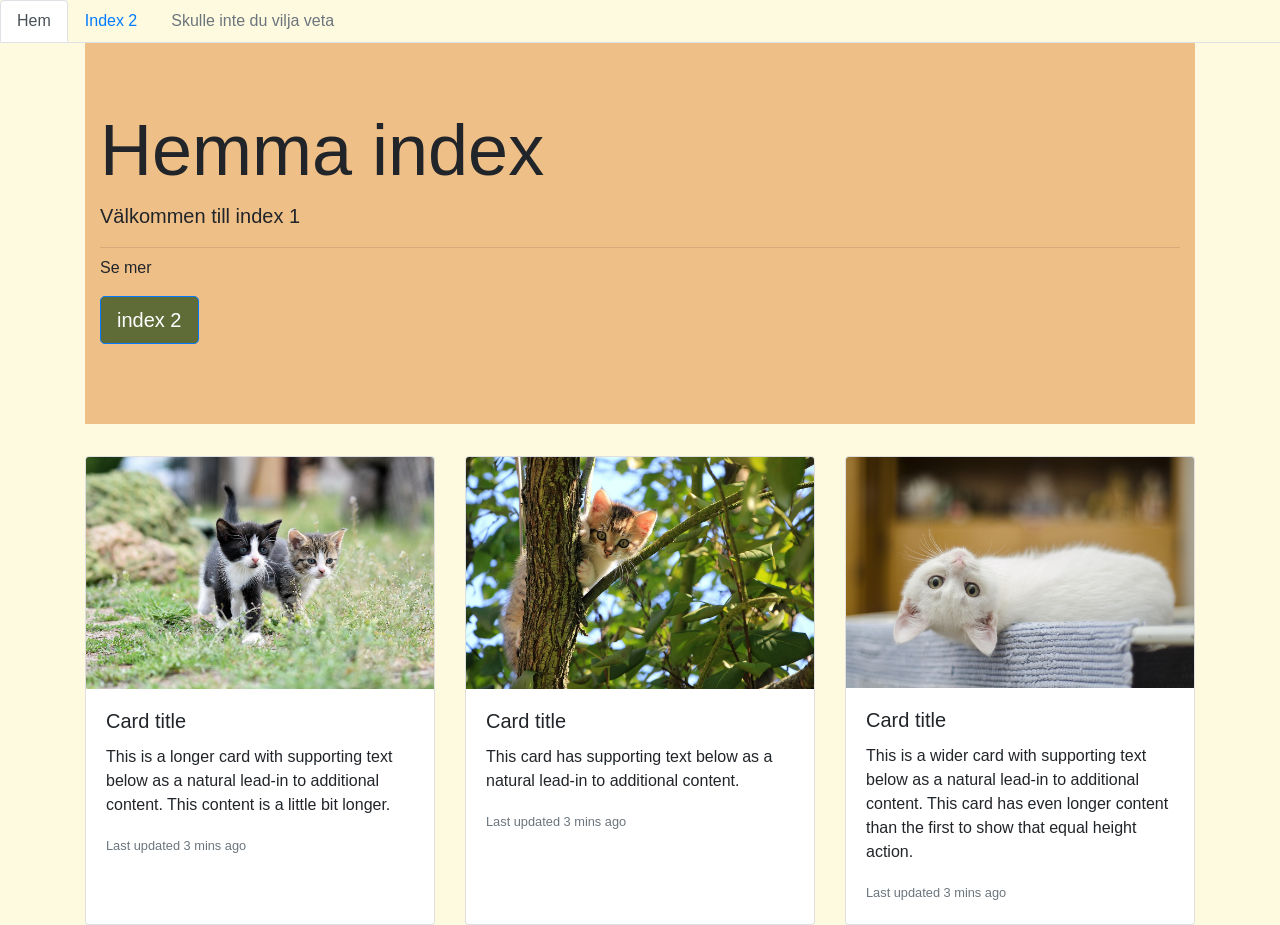
<file: html_css_lab/Index.html>
<!doctype html>
<html lang="en">
  <head>
    <title>index</title>
    <!-- Required meta tags -->
    <meta charset="utf-8">
    <meta name="viewport" content="width=device-width, initial-scale=1, shrink-to-fit=no">

    <!-- Bootstrap CSS -->
    <link rel="stylesheet" href="https://stackpath.bootstrapcdn.com/bootstrap/4.3.1/css/bootstrap.min.css" integrity="sha384-ggOyR0iXCbMQv3Xipma34MD+dH/1fQ784/j6cY/iJTQUOhcWr7x9JvoRxT2MZw1T" crossorigin="anonymous">
  </head>
  <body style="background-color: #fefae0;">

    <!-- Nav start -->
      <nav class="nav nav-tabs nav-stacked">
        <a class="nav-link active" href="Index.html">Hem</a>
        <a class="nav-link" href="index2.html">Index 2</a>
        <a class="nav-link disabled" href="#">Skulle inte du vilja veta</a>
      </nav>
    <!-- Nav end -->
     <div class="container">

    <!-- Jumbotron start -->
     <div class="jumbotron jumbotron-fluid" style="background-color: #efbf88;">
        <div class="container">
            <h1 class="display-3">Hemma index</h1>
            <p class="lead">Välkommen till index 1</p>
            <hr class="my-2">
            <p>Se mer</p>
            <p class="lead">
                <a class="btn btn-primary btn-lg" href="index2.html" role="button" style="background-color: #606c38;">index 2</a>
            </p>
        </div>
     </div>
    <!--  -->
    <div class="card-deck">
        <div class="card">
            <img src="img/cats3.jpg" class="card-img-top" alt="Två katter vilsna i skogen och hungriga, men de har varandra">
            <div class="card-body">
            <h5 class="card-title">Card title</h5>
            <p class="card-text">This is a longer card with supporting text below as a natural lead-in to additional content. This content is a little bit longer.</p>
            <p class="card-text"><small class="text-muted">Last updated 3 mins ago</small></p>
            </div>
        </div>
        <div class="card">
            <img src="img/cat1.jpg" class="card-img-top" alt="Katt fast i trädet och tittar ner till sin död">
            <div class="card-body">
            <h5 class="card-title">Card title</h5>
            <p class="card-text">This card has supporting text below as a natural lead-in to additional content.</p>
            <p class="card-text"><small class="text-muted">Last updated 3 mins ago</small></p>
            </div>
        </div>
        <div class="card">
            <img src="img/kitten2.jpg" class="card-img-top" alt="Bara en sött katt">
            <div class="card-body">
                <h5 class="card-title">Card title</h5>
                <p class="card-text">This is a wider card with supporting text below as a natural lead-in to additional content. This card has even longer content than the first to show that equal height action.</p>
                <p class="card-text"><small class="text-muted">Last updated 3 mins ago</small></p>
            </div>
        </div>
        </div>
    </div>
    <!-- Optional JavaScript -->
    <!-- jQuery first, then Popper.js, then Bootstrap JS -->
    <script src="https://code.jquery.com/jquery-3.3.1.slim.min.js" integrity="sha384-q8i/X+965DzO0rT7abK41JStQIAqVgRVzpbzo5smXKp4YfRvH+8abtTE1Pi6jizo" crossorigin="anonymous"></script>
    <script src="https://cdnjs.cloudflare.com/ajax/libs/popper.js/1.14.7/umd/popper.min.js" integrity="sha384-UO2eT0CpHqdSJQ6hJty5KVphtPhzWj9WO1clHTMGa3JDZwrnQq4sF86dIHNDz0W1" crossorigin="anonymous"></script>
    <script src="https://stackpath.bootstrapcdn.com/bootstrap/4.3.1/js/bootstrap.min.js" integrity="sha384-JjSmVgyd0p3pXB1rRibZUAYoIIy6OrQ6VrjIEaFf/nJGzIxFDsf4x0xIM+B07jRM" crossorigin="anonymous"></script>
  </body>
</html>
</file>
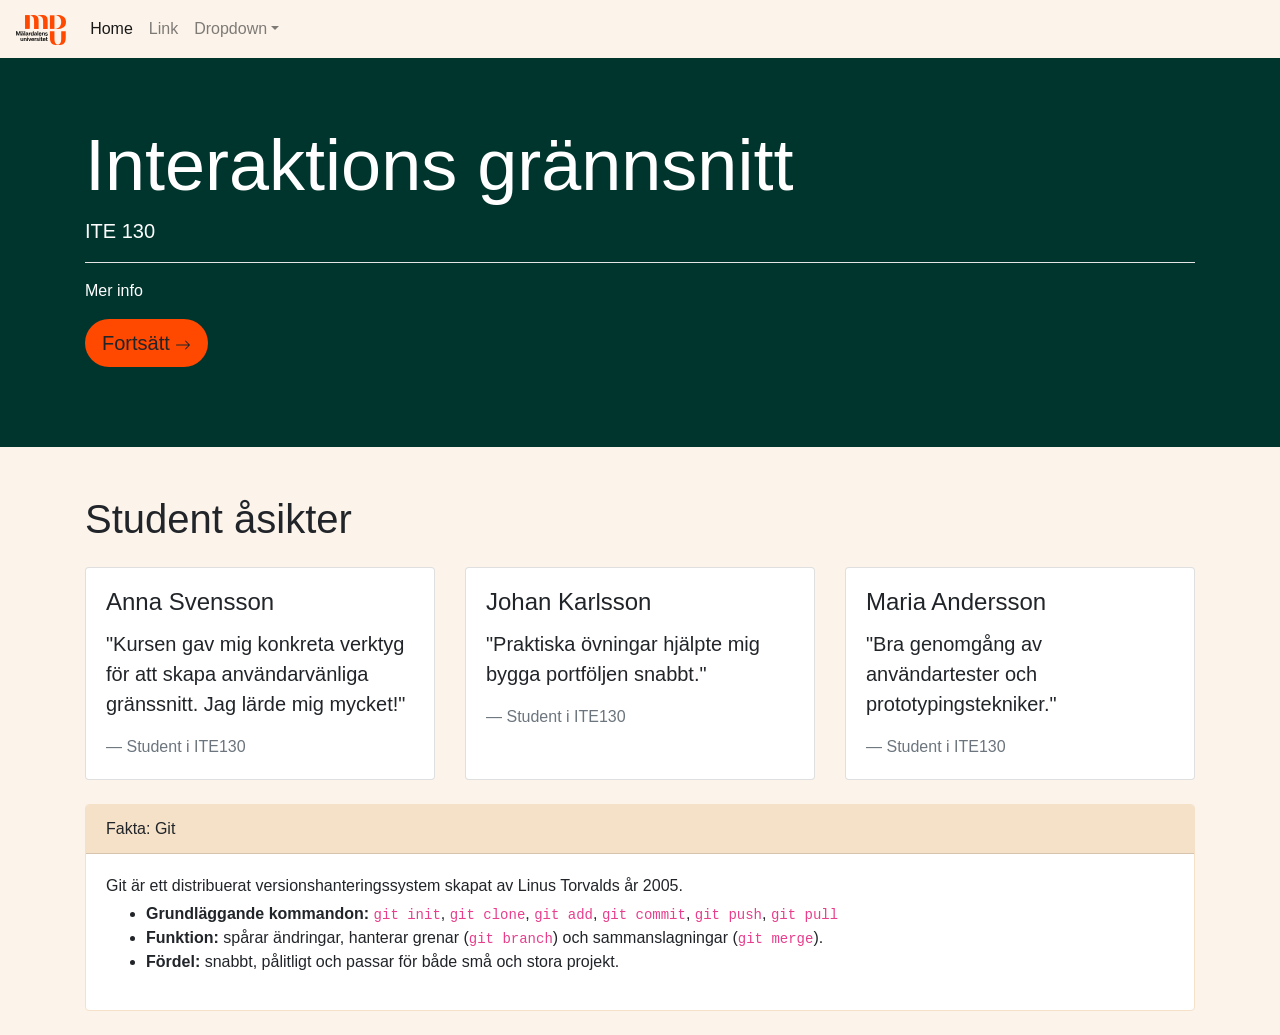
<file: vibe_coding_lab/index.html>
<!doctype html>
<html lang="en">
  <head>
    <title>Ite130-MDU</title>
    <!-- Required meta tags -->
    <meta charset="utf-8">
    <meta name="viewport" content="width=device-width, initial-scale=1, shrink-to-fit=no">
    <!-- CSS -->
     <link rel="stylesheet" href="styles.css">
    <!-- Bootstrap CSS -->
    <link rel="stylesheet" href="https://stackpath.bootstrapcdn.com/bootstrap/4.3.1/css/bootstrap.min.css" integrity="sha384-ggOyR0iXCbMQv3Xipma34MD+dH/1fQ784/j6cY/iJTQUOhcWr7x9JvoRxT2MZw1T" crossorigin="anonymous">
  </head>
  <body class="bg-costume">
    <!-- Nav Start -->
    <nav class="navbar navbar-expand-md navbar-light bg-costume">
        <a class="navbar-brand" href="index.html"><img src="img/MDU logotyp.svg" alt="Logo" height="30"></a>
        <button class="navbar-toggler d-lg-none" type="button" data-toggle="collapse" data-target="#collapsibleNavId" aria-controls="collapsibleNavId"
            aria-expanded="false" aria-label="Toggle navigation">
            <span class="navbar-toggler-icon"></span>
        </button>
        <div class="collapse navbar-collapse" id="collapsibleNavId">
            <ul class="navbar-nav mr-auto mt-2 mt-lg-0">
                <li class="nav-item active">
                    <a class="nav-link" href="#">Home <span class="sr-only">(current)</span></a>
                </li>
                <li class="nav-item">
                    <a class="nav-link" href="#">Link</a>
                </li>
                <li class="nav-item dropdown">
                    <a class="nav-link dropdown-toggle" href="#" id="dropdownId" data-toggle="dropdown" aria-haspopup="true" aria-expanded="false">Dropdown</a>
                    <div class="dropdown-menu" aria-labelledby="dropdownId">
                        <a class="dropdown-item" href="#">Action 1</a>
                        <a class="dropdown-item" href="#">Action 2</a>
                    </div>
                </li>
            </ul>
        </div>
    </nav>
    <!-- Nav End -->
     <div class="jumbotron jumbotron-fluid bg-jombotron text-white">
        <div class="container">
            <h1 class="display-3">Interaktions grännsnitt</h1>
            <p class="lead">ITE 130</p>
            <hr class="my-3 bg-white">
            <p>Mer info</p>
            <p class="lead">
                <a class="btn btn-lg bg-btn" href="#" role="button">Fortsätt <svg xmlns="http://www.w3.org/2000/svg" width="16" height="16" fill="currentColor" class="bi bi-arrow-right" viewBox="0 0 16 16">
  <path fill-rule="evenodd" d="M1 8a.5.5 0 0 1 .5-.5h11.793l-3.147-3.146a.5.5 0 0 1 .708-.708l4 4a.5.5 0 0 1 0 .708l-4 4a.5.5 0 0 1-.708-.708L13.293 8.5H1.5A.5.5 0 0 1 1 8"/>
</svg></a>
            </p>
        </div>
     </div>
    <div class="container">
        <h1 class="mt-5">Student åsikter</h1>
        <div class="card-deck mt-4 mb-4">
            <div class="card">
                <div class="card-body">
                    <h4 class="card-title">Anna Svensson</h4>
                    <blockquote class="blockquote mb-0">
                        <p class="card-text">"Kursen gav mig konkreta verktyg för att skapa användarvänliga gränssnitt. Jag lärde mig mycket!"</p>
                        <footer class="blockquote-footer">Student i ITE130</footer>
                    </blockquote>
                </div>
            </div>
            <div class="card">
                <div class="card-body">
                    <h4 class="card-title">Johan Karlsson</h4>
                    <blockquote class="blockquote mb-0">
                         <p class="card-text">"Praktiska övningar hjälpte mig bygga portföljen snabbt."</p>
                         <footer class="blockquote-footer">Student i ITE130</footer>
                    </blockquote>
                </div>
            </div>
            <div class="card">
                <div class="card-body">
                    <h4 class="card-title">Maria Andersson</h4>
                    <blockquote class="blockquote mb-0">
                        <p class="card-text">"Bra genomgång av användartester och prototypingstekniker."</p>
                        <footer class="blockquote-footer">Student i ITE130</footer>
                    </blockquote>
                </div>
            </div>
        </div>
    </div>
    <div class="container">
        <div class="row mt-4">
            <div class="col-12">
                <div class="card border-fact mb-4">
                    <div class="card-header bg-fact">
                        Fakta: Git
                    </div>
                    <div class="card-body">
                        <p class="card-text mb-1">Git är ett distribuerat versionshanteringssystem skapat av Linus Torvalds år 2005.</p>
                        <ul>
                            <li><strong>Grundläggande kommandon:</strong> <code>git init</code>, <code>git clone</code>, <code>git add</code>, <code>git commit</code>, <code>git push</code>, <code>git pull</code></li>
                            <li><strong>Funktion:</strong> spårar ändringar, hanterar grenar (<code>git branch</code>) och sammanslagningar (<code>git merge</code>).</li>
                            <li><strong>Fördel:</strong> snabbt, pålitligt och passar för både små och stora projekt.</li>
                        </ul>
                    </div>
                </div>
            </div>
        </div>
    </div>
    

    <!-- Optional JavaScript -->
    <!-- jQuery first, then Popper.js, then Bootstrap JS -->
    <script src="https://code.jquery.com/jquery-3.3.1.slim.min.js" integrity="sha384-q8i/X+965DzO0rT7abK41JStQIAqVgRVzpbzo5smXKp4YfRvH+8abtTE1Pi6jizo" crossorigin="anonymous"></script>
    <script src="https://cdnjs.cloudflare.com/ajax/libs/popper.js/1.14.7/umd/popper.min.js" integrity="sha384-UO2eT0CpHqdSJQ6hJty5KVphtPhzWj9WO1clHTMGa3JDZwrnQq4sF86dIHNDz0W1" crossorigin="anonymous"></script>
    <script src="https://stackpath.bootstrapcdn.com/bootstrap/4.3.1/js/bootstrap.min.js" integrity="sha384-JjSmVgyd0p3pXB1rRibZUAYoIIy6OrQ6VrjIEaFf/nJGzIxFDsf4x0xIM+B07jRM" crossorigin="anonymous"></script>
  </body>
</html>
</file>
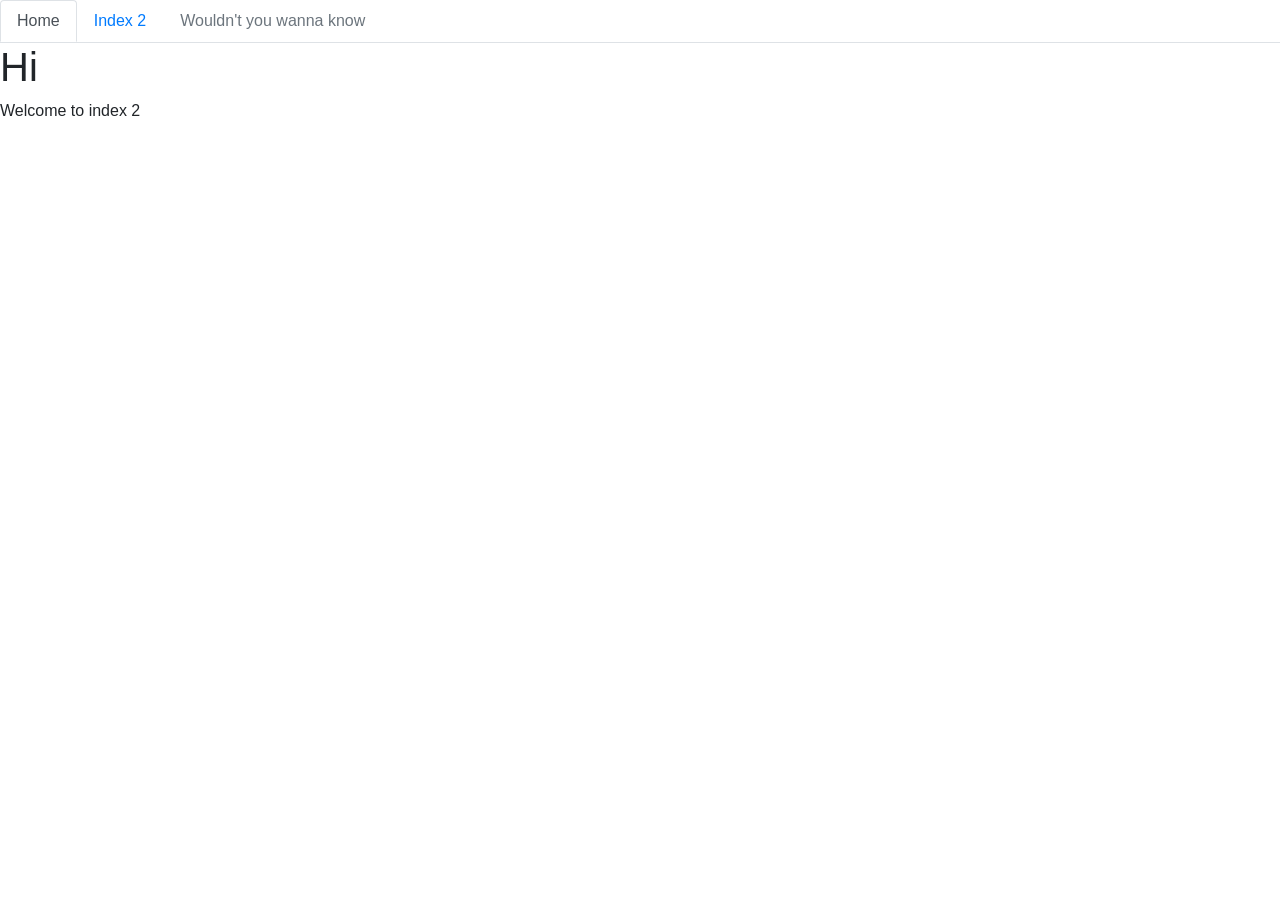
<file: html_css_lab/index2.html>
<!doctype html>
<html lang="en">
  <head>
    <title>Index-2</title>
    <!-- Required meta tags -->
    <meta charset="utf-8">
    <meta name="viewport" content="width=device-width, initial-scale=1, shrink-to-fit=no">

    <!-- Bootstrap CSS -->
    <link rel="stylesheet" href="https://stackpath.bootstrapcdn.com/bootstrap/4.3.1/css/bootstrap.min.css" integrity="sha384-ggOyR0iXCbMQv3Xipma34MD+dH/1fQ784/j6cY/iJTQUOhcWr7x9JvoRxT2MZw1T" crossorigin="anonymous">
  </head>
  <body>
      <nav class="nav nav-tabs nav-stacked">
        <a class="nav-link active" href="Index.html">Home</a>
        <a class="nav-link" href="Index2.html">Index 2</a>
        <a class="nav-link disabled" href="#">Wouldn't you wanna know</a>
      </nav>
      <h1>Hi</h1>
      <p>Welcome to index 2</p>
    <!-- Optional JavaScript -->
    <!-- jQuery first, then Popper.js, then Bootstrap JS -->
    <script src="https://code.jquery.com/jquery-3.3.1.slim.min.js" integrity="sha384-q8i/X+965DzO0rT7abK41JStQIAqVgRVzpbzo5smXKp4YfRvH+8abtTE1Pi6jizo" crossorigin="anonymous"></script>
    <script src="https://cdnjs.cloudflare.com/ajax/libs/popper.js/1.14.7/umd/popper.min.js" integrity="sha384-UO2eT0CpHqdSJQ6hJty5KVphtPhzWj9WO1clHTMGa3JDZwrnQq4sF86dIHNDz0W1" crossorigin="anonymous"></script>
    <script src="https://stackpath.bootstrapcdn.com/bootstrap/4.3.1/js/bootstrap.min.js" integrity="sha384-JjSmVgyd0p3pXB1rRibZUAYoIIy6OrQ6VrjIEaFf/nJGzIxFDsf4x0xIM+B07jRM" crossorigin="anonymous"></script>
  </body>
</html>
</file>
<file: vibe_coding_lab/styles.css>
.bg-costume{
    background-color: #FCF4EB;
    
}

.bg-jombotron{
    background-color: #00352D !important;
}

.bg-btn{
    background-color: #FF4800 !important;
    border-radius: 5em !important;
}

.bg-fact{
    background-color: #F5E0C8 !important;
}

.border-fact{
    border-color: #F5E0C8 !important;
}
</file>
